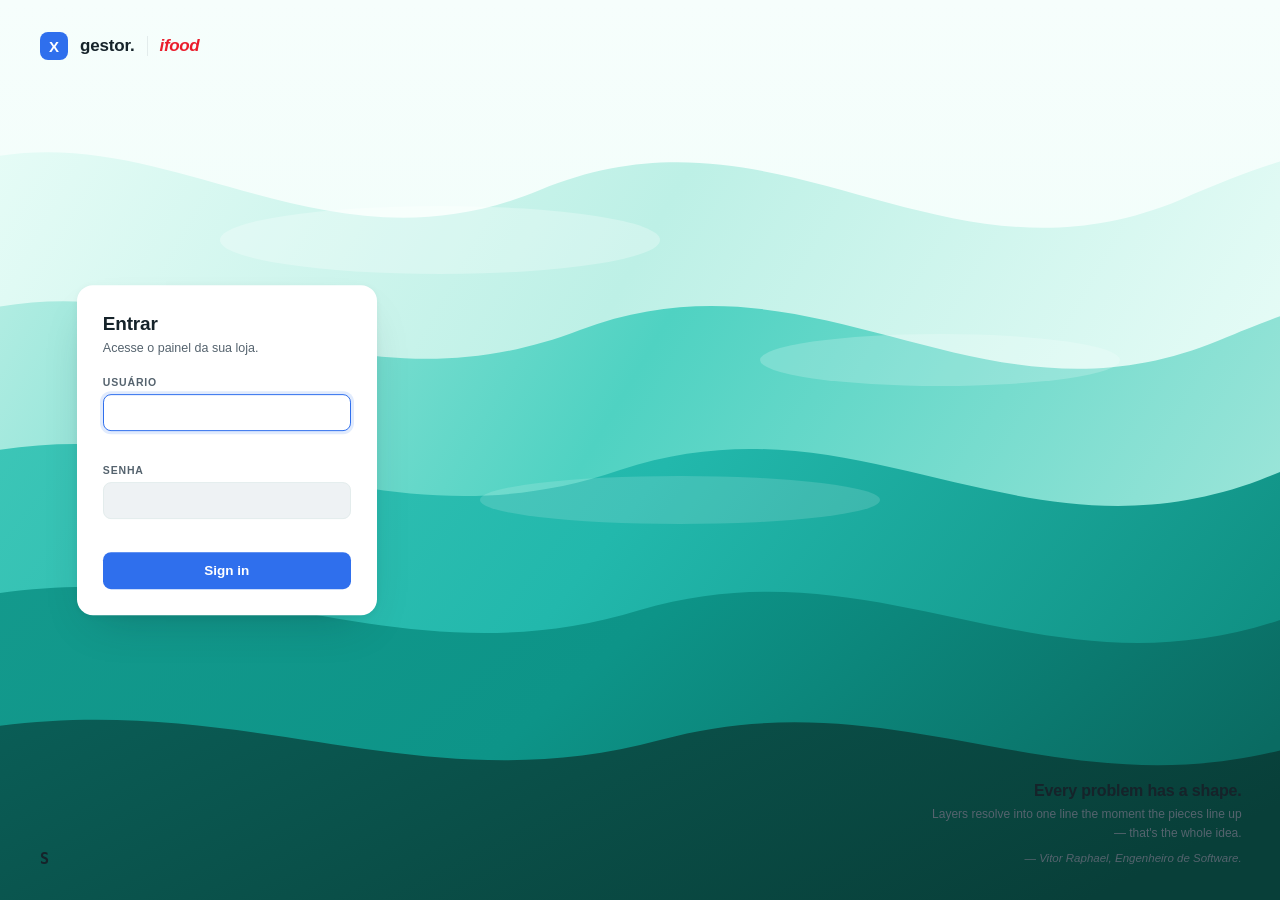
<file: src/main/resources/static/login.html>
<!DOCTYPE html>
<html lang="pt-BR">
<head>
<meta charset="UTF-8">
<meta name="viewport" content="width=device-width, initial-scale=1.0">
<meta name="color-scheme" content="light">
<title>Entrar — Painel da Loja</title>
<style>
  /* login.html é autocontido de propósito: authorizeHttpRequests() só libera
     esta própria URL sem sessão (via formLogin().permitAll()), não arquivos
     estáticos soltos. Um <link>/<script src> externo aqui exigiria abrir mais
     matchers de permitAll só para essa página -- mais superfície pra manter. */
  :root{
    --page:#eef9f8;
    --ink:#16232a;
    --text-muted:#55636e;
    --card-bg:#ffffff;
    --border-subtle:#e3ecec;
    --field-bg:#eef2f4;
    --brand-blue:#2f6fed;
    --brand-blue-strong:#1f56d1;
    --ifood-red:#ea1d2c;
    --danger:#c93b3b;
    --ok:#1f8a5f;
    --wave-1:#0d9488;
    --wave-2:#22b8ac;
    --wave-3:#7fe0d6;
    --wave-4:#dff9f5;
    --wave-shadow:#0a4f48;
    --mono: ui-monospace, "Cascadia Code", "SF Mono", "Consolas", monospace;
    --sans: -apple-system, "Segoe UI", "Helvetica Neue", Arial, sans-serif;
  }

  *{box-sizing:border-box;}
  html,body{height:100%;}
  body{
    margin:0;
    font-family:var(--sans);
    background:var(--page);
    color:var(--ink);
    overflow:hidden;
  }

  .bg{
    position:fixed;
    inset:0;
    width:100%;
    height:100%;
    z-index:0;
    display:block;
  }

  .mark{
    position:absolute;
    top:clamp(20px,4vw,32px);
    left:clamp(20px,5vw,40px);
    z-index:2;
    display:flex;
    align-items:center;
    gap:12px;
  }
  .mark .ico{
    width:28px;height:28px;
    border-radius:8px;
    background:var(--brand-blue);
    color:#fff;
    display:flex;
    align-items:center;
    justify-content:center;
    font-weight:700;
    font-size:15px;
    flex:none;
  }
  .mark .name{
    font-size:17px;
    font-weight:700;
    letter-spacing:-0.01em;
    color:var(--ink);
  }
  .mark .divider{
    width:1px;
    height:20px;
    background:var(--border-subtle);
  }
  .mark .partner{
    font-size:17px;
    font-weight:800;
    font-style:italic;
    letter-spacing:-0.02em;
    color:var(--ifood-red);
  }

  .card{
    position:absolute;
    z-index:2;
    top:50%;
    left:clamp(20px,6vw,80px);
    transform:translateY(-50%);
    width:100%;
    max-width:300px;
    padding:28px 26px 26px;
    border-radius:16px;
    background:var(--card-bg);
    box-shadow:0 20px 45px -20px rgba(15,40,45,0.28), 0 2px 8px rgba(15,40,45,0.06);
    opacity:0;
    animation:rise 0.6s cubic-bezier(.2,.8,.2,1) 0.1s forwards;
  }
  @keyframes rise{to{opacity:1;}}

  .card h1{
    font-size:19px;
    font-weight:700;
    margin:0 0 4px;
    letter-spacing:-0.01em;
  }
  .card p.sub{
    margin:0 0 18px;
    font-size:12.5px;
    color:var(--text-muted);
    line-height:1.5;
  }

  .banner{
    display:flex;
    align-items:center;
    gap:8px;
    padding:9px 12px;
    border-radius:8px;
    font-size:12px;
    font-weight:600;
    margin-bottom:16px;
  }
  .banner--error{
    border:1px solid #f4c6c6;
    background:#fdf1f1;
    color:var(--danger);
  }
  .banner--ok{
    border:1px solid #c7ead9;
    background:#f0faf5;
    color:var(--ok);
  }
  .banner[hidden]{display:none;}

  .field{margin-bottom:14px;}
  .field label{
    display:block;
    font-size:10.5px;
    font-weight:600;
    text-transform:uppercase;
    letter-spacing:0.08em;
    color:var(--text-muted);
    margin-bottom:6px;
  }
  .field input{
    width:100%;
    padding:10px 12px;
    border-radius:8px;
    border:1px solid var(--border-subtle);
    background:var(--field-bg);
    color:var(--ink);
    font-size:13.5px;
    font-family:var(--sans);
    outline:none;
    transition:border-color 0.2s ease, box-shadow 0.2s ease, background 0.2s ease;
  }
  .field input::placeholder{color:var(--text-muted); opacity:0.6;}
  .field input:focus{
    background:#fff;
    border-color:var(--brand-blue);
    box-shadow:0 0 0 3px rgba(47,111,237,0.14);
  }
  .field.valid input{border-color:var(--ok);}
  .field.invalid input{border-color:var(--danger);}
  .hint{
    display:block;
    min-height:14px;
    margin-top:5px;
    font-size:11px;
    color:var(--danger);
  }

  button.submit{
    width:100%;
    margin-top:4px;
    padding:11px 14px;
    border:none;
    border-radius:8px;
    background:var(--brand-blue);
    color:#fff;
    font:inherit;
    font-size:13.5px;
    font-weight:700;
    cursor:pointer;
    display:flex;
    align-items:center;
    justify-content:center;
    gap:8px;
    transition:background 0.2s ease, transform 0.15s ease;
  }
  button.submit:hover{background:var(--brand-blue-strong);}
  button.submit:active{transform:translateY(1px);}
  button.submit:disabled{cursor:default; opacity:0.85;}
  button.submit:focus-visible{outline:2px solid var(--brand-blue); outline-offset:3px;}

  .btn-label, .btn-spinner{
    display:inline-flex;
    align-items:center;
    justify-content:center;
    gap:8px;
  }
  .btn-spinner{display:none;}
  .spin{
    width:14px;height:14px;
    border-radius:50%;
    border:2px solid rgba(255,255,255,0.4);
    border-top-color:#fff;
    animation:spin 0.7s linear infinite;
  }
  @keyframes spin{to{transform:rotate(360deg);}}
  button.submit.loading .btn-label{display:none;}
  button.submit.loading .btn-spinner{display:inline-flex;}

  .tagline-wrap{
    position:absolute;
    z-index:2;
    bottom:clamp(20px,4vw,32px);
    left:clamp(20px,5vw,40px);
    display:flex;
    align-items:center;
    gap:8px;
  }
  .tagline{
    font-family:var(--mono);
    font-size:15px;
    font-weight:600;
    letter-spacing:0.1em;
    text-transform:uppercase;
    color:var(--ink);
    white-space:nowrap;
    border-right:1px solid transparent;
  }
  .tagline.typing{animation:caret 0.8s step-end 4;}
  @keyframes caret{50%{border-color:var(--wave-1);}}
  .sparkle{
    color:var(--wave-1);
    font-size:14px;
    opacity:0;
    transition:opacity 0.4s ease;
  }
  .sparkle.visible{opacity:1;}

  .caption{
    position:absolute;
    z-index:2;
    right:clamp(20px,3vw,40px);
    bottom:clamp(20px,3vw,32px);
    text-align:right;
    max-width:320px;
  }
  .caption h2{
    font-weight:700;
    font-size:16px;
    letter-spacing:-0.01em;
    margin:0 0 5px;
    color:var(--ink);
  }
  .caption p{
    margin:0;
    font-size:12px;
    line-height:1.55;
    color:var(--text-muted);
  }
  .caption .signature{
    margin-top:8px;
    font-size:11.5px;
    font-style:italic;
    color:var(--text-muted);
  }

  @media (max-width:760px){
    .caption{display:none;}
    .card{left:50%; transform:translate(-50%,-50%);}
  }

  @media (prefers-reduced-motion:reduce){
    .card{animation:none !important; opacity:1;}
    .tagline{animation:none !important;}
    .sparkle{transition:none;}
    .spin{animation:none;}
  }
</style>
</head>
<body>

<svg class="bg" viewBox="0 0 1440 900" preserveAspectRatio="xMidYMid slice" xmlns="http://www.w3.org/2000/svg" aria-hidden="true">
  <defs>
    <linearGradient id="gPage" x1="0" y1="0" x2="0" y2="1">
      <stop offset="0" stop-color="#f6fefc"/>
      <stop offset="1" stop-color="#eafdf8"/>
    </linearGradient>
    <linearGradient id="gA" x1="0" y1="0" x2="1" y2="0.3">
      <stop offset="0" stop-color="#eafdf8"/>
      <stop offset="0.5" stop-color="#bdf0e6"/>
      <stop offset="1" stop-color="#eafdf8"/>
    </linearGradient>
    <linearGradient id="gB" x1="0" y1="0" x2="1" y2="0.25">
      <stop offset="0" stop-color="#bdf0e6"/>
      <stop offset="0.5" stop-color="#4fd2c2"/>
      <stop offset="1" stop-color="#9fe6da"/>
    </linearGradient>
    <linearGradient id="gC" x1="0" y1="0" x2="1" y2="0.25">
      <stop offset="0" stop-color="#3fc7b8"/>
      <stop offset="0.5" stop-color="#22b8ac"/>
      <stop offset="1" stop-color="#0f8f82"/>
    </linearGradient>
    <linearGradient id="gD" x1="0" y1="0" x2="1" y2="0.25">
      <stop offset="0" stop-color="#149a8d"/>
      <stop offset="0.5" stop-color="#0d9488"/>
      <stop offset="1" stop-color="#0a6b62"/>
    </linearGradient>
    <linearGradient id="gE" x1="0" y1="0" x2="1" y2="0.25">
      <stop offset="0" stop-color="#0a5f58"/>
      <stop offset="0.5" stop-color="#0a4f48"/>
      <stop offset="1" stop-color="#083f39"/>
    </linearGradient>
  </defs>

  <rect x="0" y="0" width="1440" height="900" fill="url(#gPage)"/>

  <path fill="url(#gA)" d="M0,180 C220,80 380,290 620,190 C860,90 1020,300 1260,200 C1350,160 1400,150 1440,140 L1440,900 L0,900 Z"/>
  <path fill="url(#gB)" d="M0,330 C240,230 400,430 660,330 C900,240 1060,440 1300,340 C1370,310 1410,300 1440,290 L1440,900 L0,900 Z"/>
  <path fill="url(#gC)" d="M0,470 C260,380 440,560 700,470 C940,390 1100,570 1340,480 C1390,460 1420,450 1440,440 L1440,900 L0,900 Z"/>
  <path fill="url(#gD)" d="M0,610 C280,530 460,690 720,610 C960,540 1120,700 1360,620 C1400,605 1425,600 1440,595 L1440,900 L0,900 Z"/>
  <path fill="url(#gE)" d="M0,740 C300,670 480,810 740,740 C980,675 1140,815 1380,745 C1410,735 1428,730 1440,725 L1440,900 L0,900 Z"/>

  <ellipse cx="520" cy="240" rx="220" ry="34" fill="#ffffff" opacity="0.28"/>
  <ellipse cx="1020" cy="360" rx="180" ry="26" fill="#ffffff" opacity="0.20"/>
  <ellipse cx="760" cy="500" rx="200" ry="24" fill="#ffffff" opacity="0.14"/>
</svg>

<div class="mark">
  <span class="ico" aria-hidden="true">X</span>
  <span class="name">gestor.</span>
  <span class="divider" aria-hidden="true"></span>
  <span class="partner">ifood</span>
</div>

<form class="card" id="loginForm" method="post" action="/login" novalidate>
  <h1>Entrar</h1>
  <p class="sub">Acesse o painel da sua loja.</p>

  <div class="banner banner--error" id="errorBanner" role="alert" hidden>
    Usuário ou senha inválidos.
  </div>
  <div class="banner banner--ok" id="logoutBanner" role="status" hidden>
    Sessão encerrada.
  </div>

  <div class="field" id="userField">
    <label for="username">Usuário</label>
    <input type="text" id="username" name="username" autocomplete="username" />
    <span class="hint" id="userHint"></span>
  </div>

  <div class="field" id="passField">
    <label for="password">Senha</label>
    <input type="password" id="password" name="password" autocomplete="current-password" />
    <span class="hint" id="passHint"></span>
  </div>

  <input type="hidden" name="_csrf" id="csrfField" value="">

  <button type="submit" class="submit" id="submitBtn">
    <span class="btn-label">Sign in</span>
    <span class="btn-spinner"><span class="spin"></span>Solving…</span>
  </button>
</form>

<div class="tagline-wrap">
  <span class="tagline" id="tagline"></span>
  <span class="sparkle" id="taglineSparkle">✦</span>
</div>

<div class="caption">
  <h2>Every problem has a shape.</h2>
  <p>Layers resolve into one line the moment the pieces line up — that's the whole idea.</p>
  <p class="signature">— Vitor Raphael, Engenheiro de Software.</p>
</div>

<script>
  'use strict';

  /* =====================================================================
   * O submit é um POST de formulário de verdade (sem fetch): quem valida
   * usuário/senha é o Spring Security. Este JS só bloqueia campo vazio e
   * preenche o _csrf a partir do cookie XSRF-TOKEN gravado pelo
   * CsrfCookieFilter (ver SecurityConfig.java) -- login.html é estático,
   * então não há view engine pra injetar o token num campo oculto.
   * ================================================================== */

  function lerCookie(nome){
    const alvo = nome + '=';
    for(const parte of document.cookie.split('; ')){
      if(parte.startsWith(alvo)) return decodeURIComponent(parte.slice(alvo.length));
    }
    return null;
  }

  // Digita caractere por caractere de verdade, em vez de animar `width` em
  // CSS: uma animação de width baseada em `ch` não sabe do letter-spacing
  // extra entre caracteres, então cortava o texto antes de terminar.
  function digitarTagline(texto, elemento, sparkleElemento){
    const reduceMotion = window.matchMedia('(prefers-reduced-motion: reduce)').matches;
    if(reduceMotion){
      elemento.textContent = texto;
      sparkleElemento.classList.add('visible');
      return;
    }
    elemento.classList.add('typing');
    let i = 0;
    const intervalo = setInterval(() => {
      i++;
      elemento.textContent = texto.slice(0, i);
      if(i >= texto.length){
        clearInterval(intervalo);
        setTimeout(() => {
          elemento.classList.remove('typing');
          sparkleElemento.classList.add('visible');
        }, 600);
      }
    }, 55);
  }

  setTimeout(() => {
    digitarTagline('solving software problems', document.getElementById('tagline'), document.getElementById('taglineSparkle'));
  }, 900);

  const userField = document.getElementById('userField');
  const passField = document.getElementById('passField');
  const userInput = document.getElementById('username');
  const passInput = document.getElementById('password');
  const userHint = document.getElementById('userHint');
  const passHint = document.getElementById('passHint');
  const form = document.getElementById('loginForm');
  const btn = document.getElementById('submitBtn');
  const csrfField = document.getElementById('csrfField');

  function validar(campo, input, hint, mensagem){
    if(input.value.trim()){
      campo.classList.add('valid');
      campo.classList.remove('invalid');
      hint.textContent = '';
      return true;
    }
    campo.classList.add('invalid');
    campo.classList.remove('valid');
    hint.textContent = mensagem;
    return false;
  }

  userInput.addEventListener('input', () => validar(userField, userInput, userHint, 'Informe o usuário.'));
  passInput.addEventListener('input', () => validar(passField, passInput, passHint, 'Informe a senha.'));

  const params = new URLSearchParams(window.location.search);
  if(params.has('error')) document.getElementById('errorBanner').hidden = false;
  if(params.has('logout')) document.getElementById('logoutBanner').hidden = false;

  window.addEventListener('load', () => userInput.focus());

  form.addEventListener('submit', (e) => {
    const okUser = validar(userField, userInput, userHint, 'Informe o usuário.');
    const okPass = validar(passField, passInput, passHint, 'Informe a senha.');
    if(!okUser || !okPass){
      e.preventDefault();
      return;
    }
    csrfField.value = lerCookie('XSRF-TOKEN') || '';
    btn.disabled = true;
    btn.classList.add('loading');
    // sem preventDefault daqui pra frente: o form segue o POST normal para /login
  });

</script>
</body>
</html>
</file>
